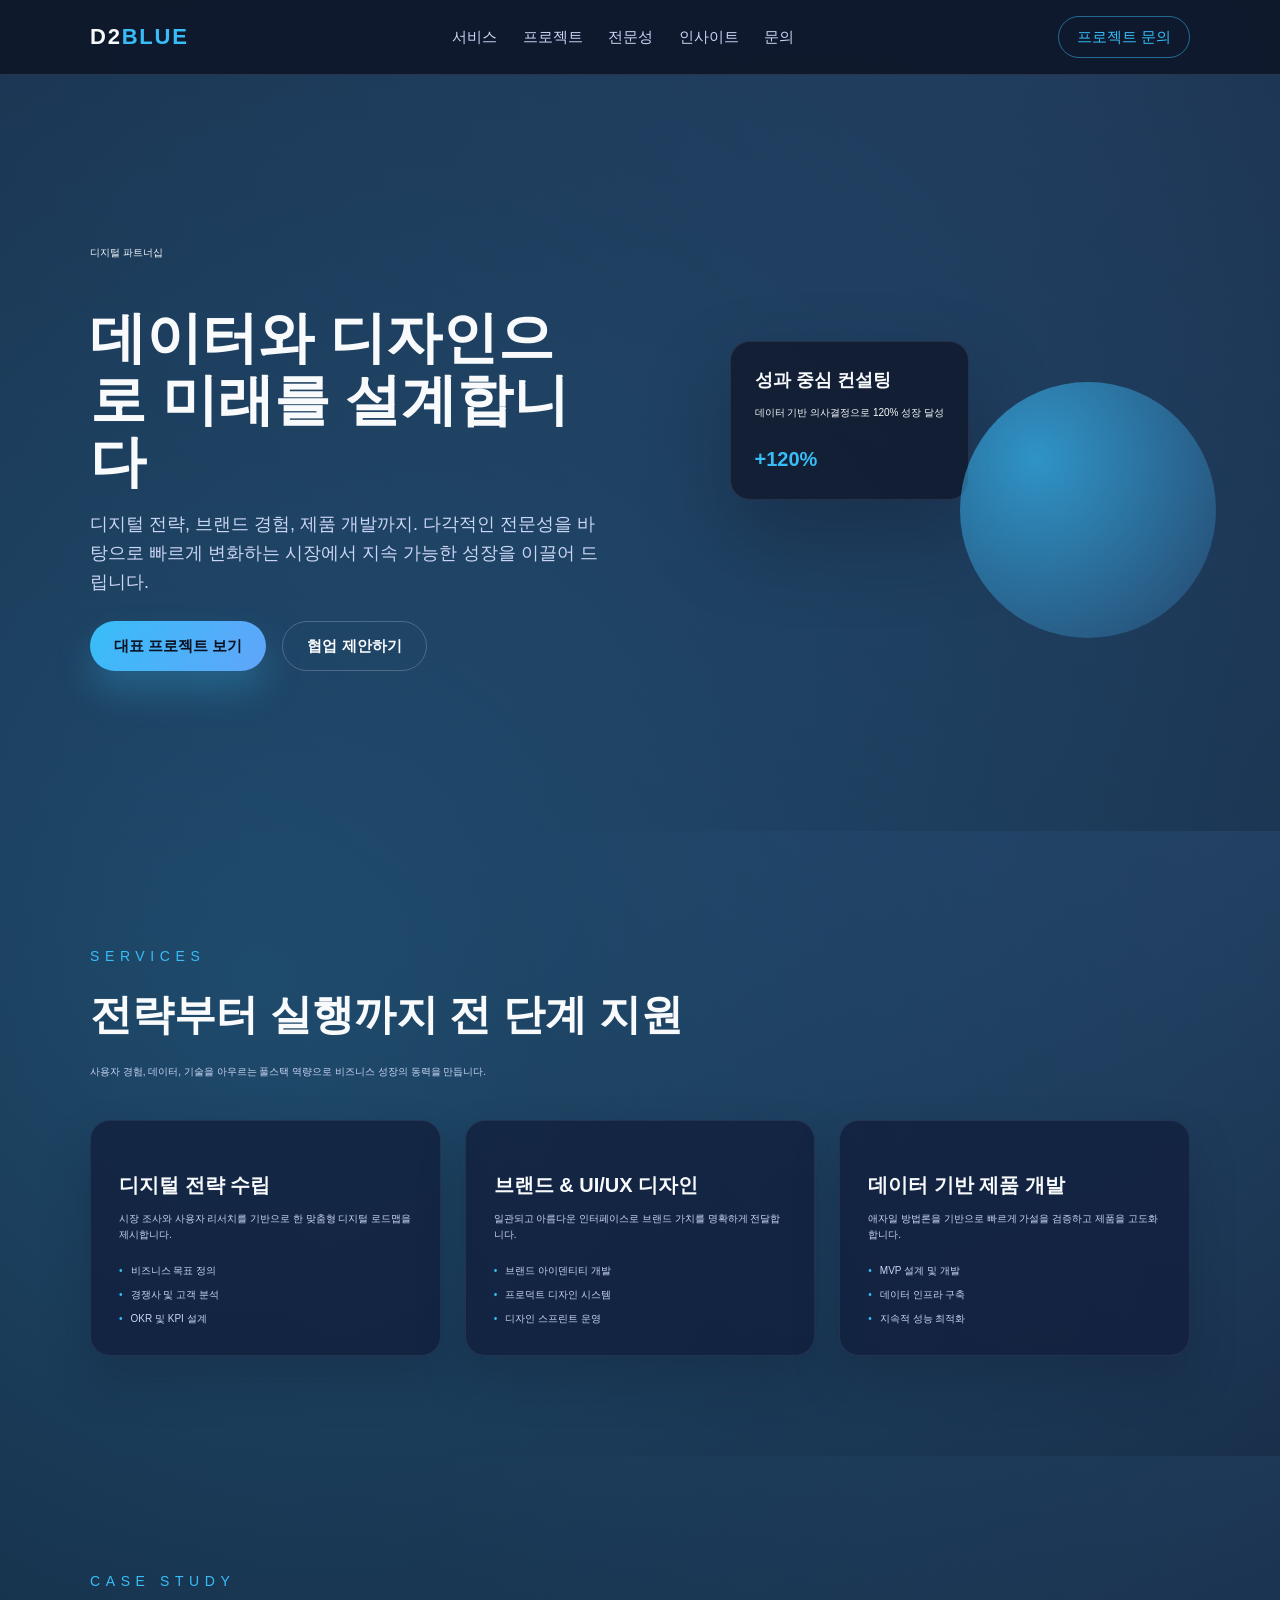
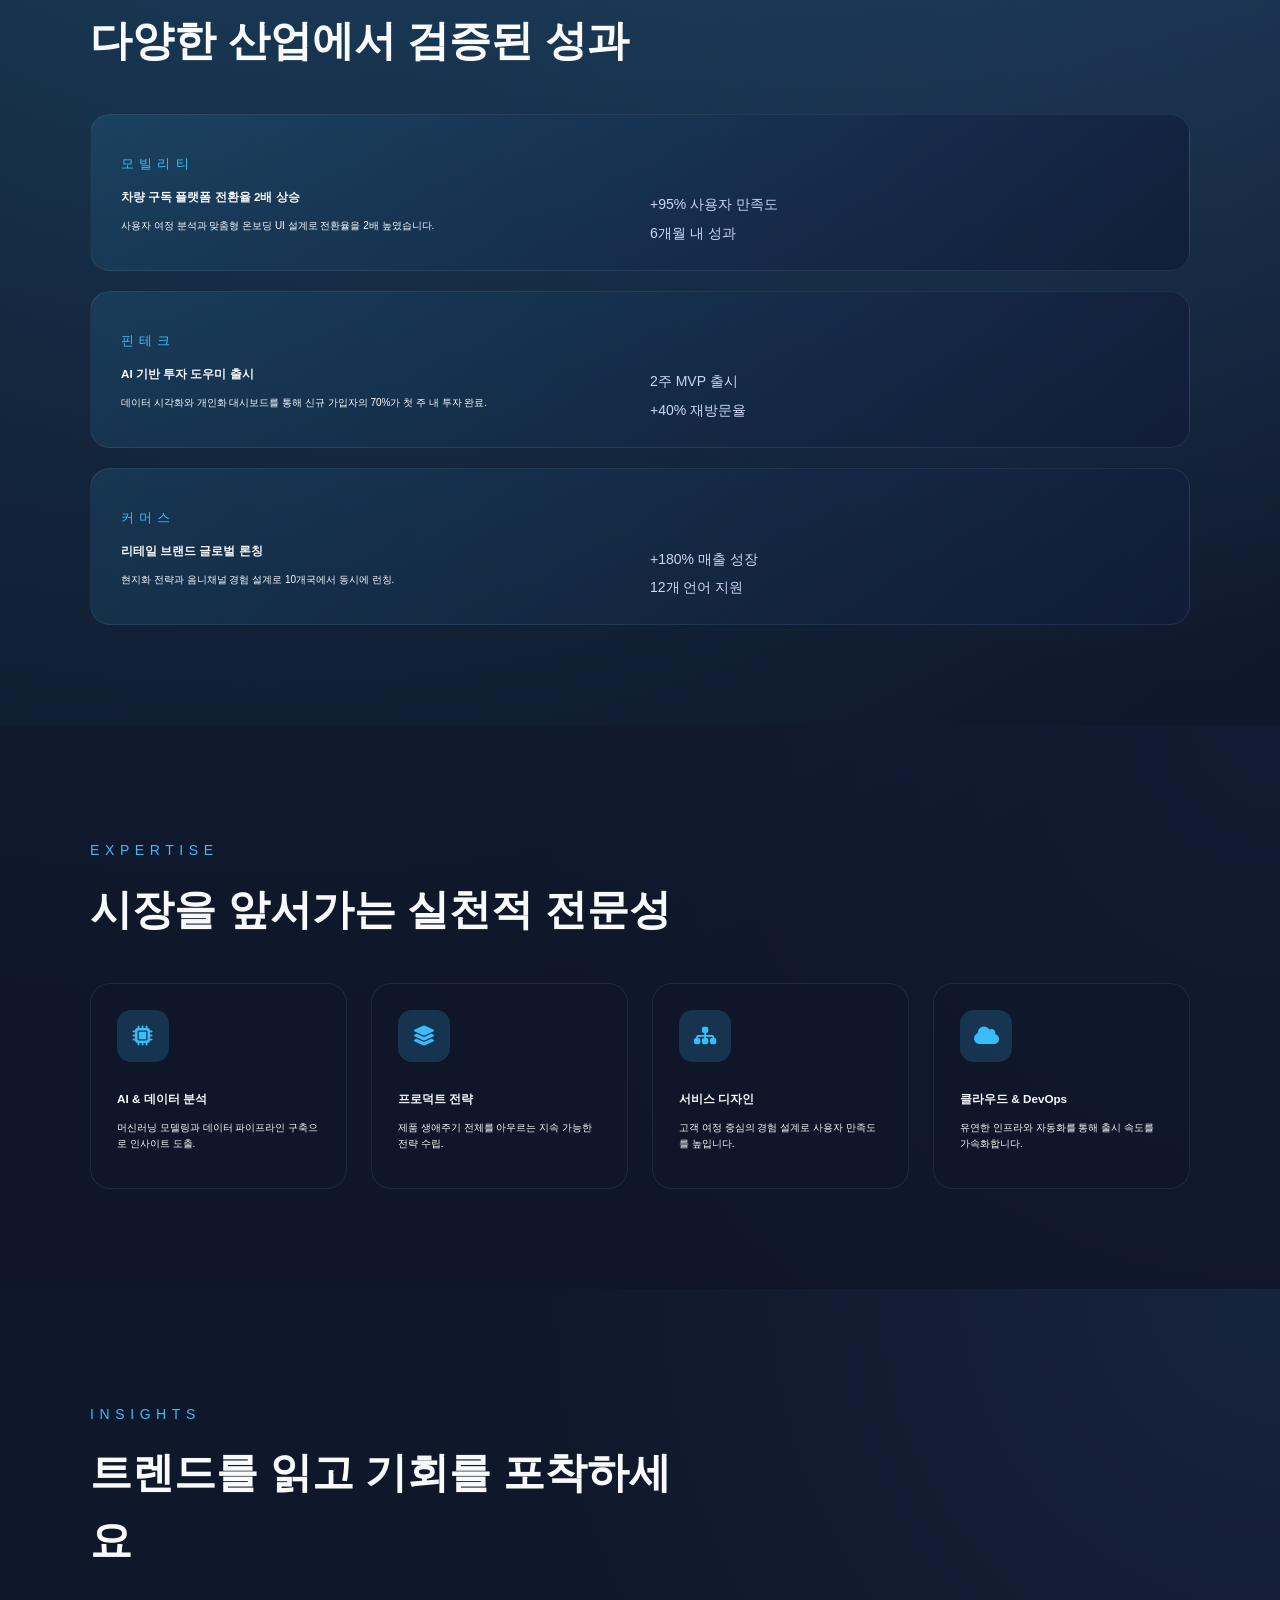
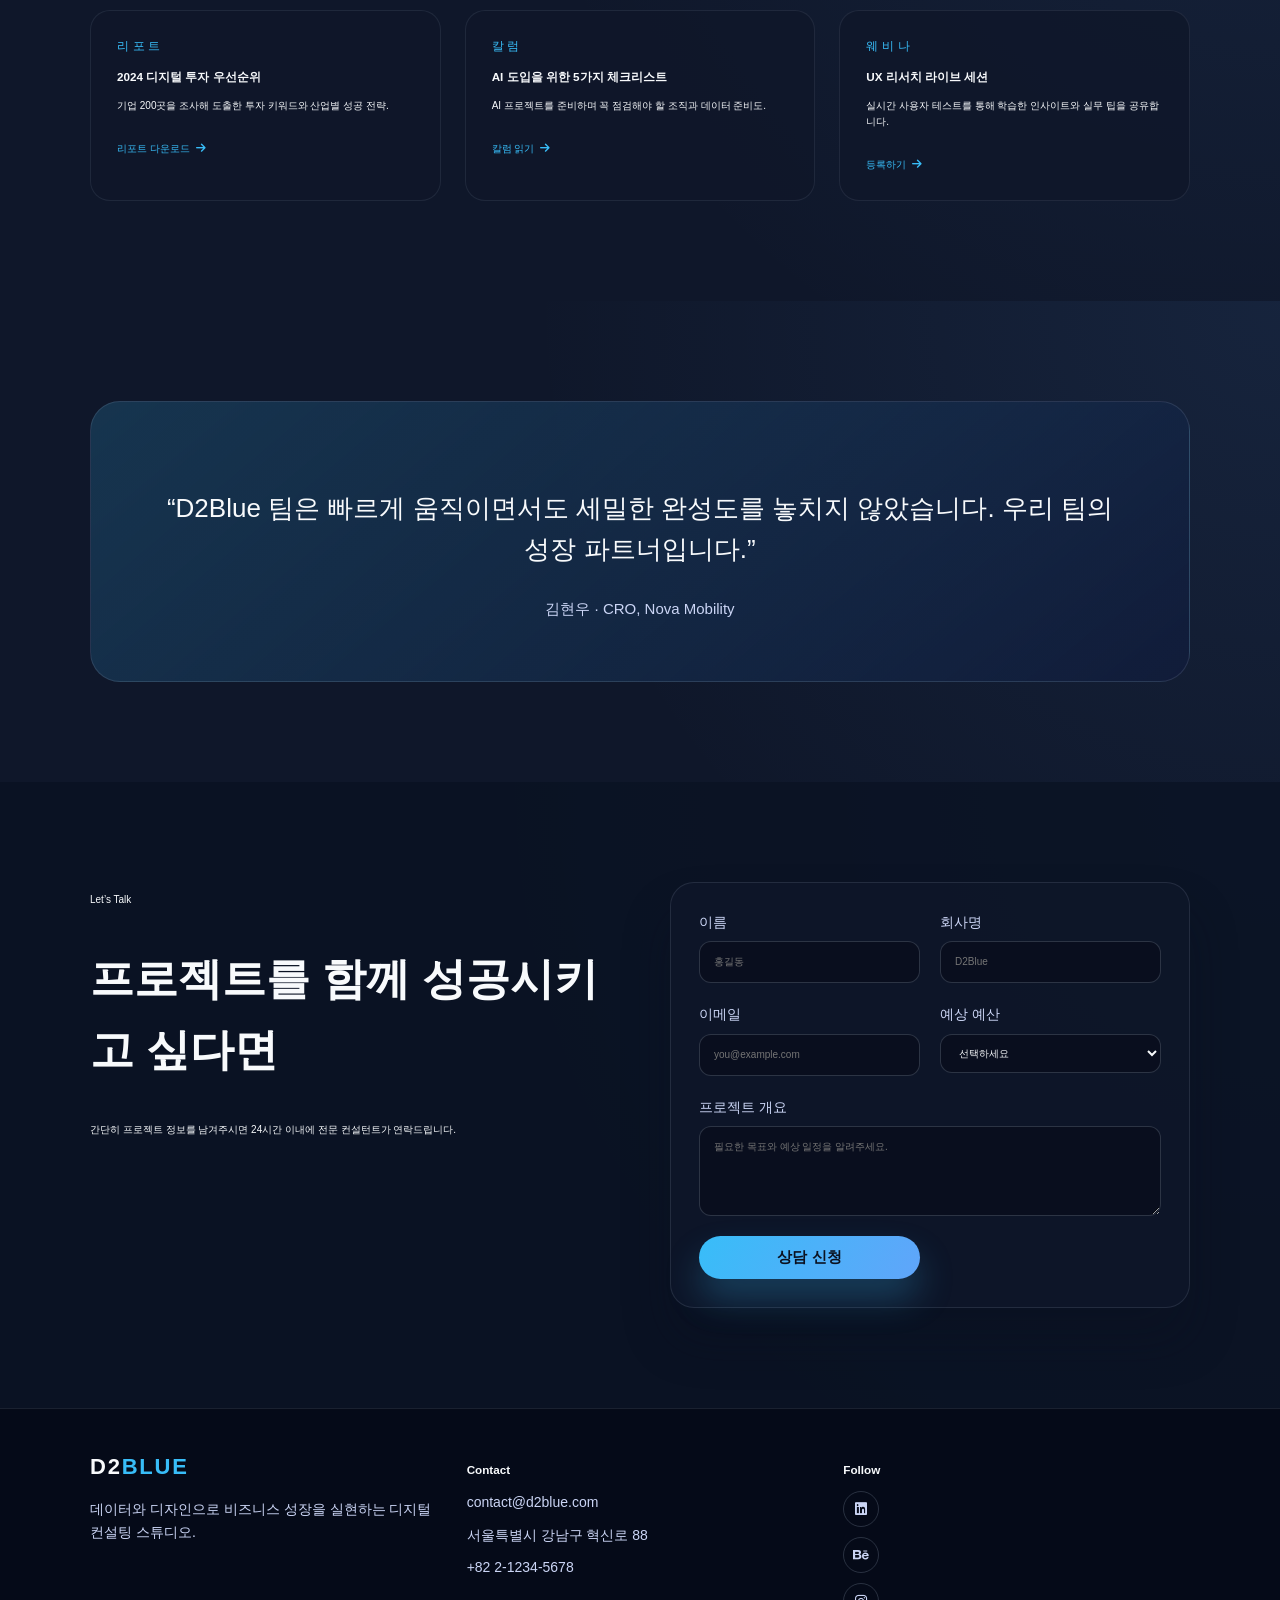
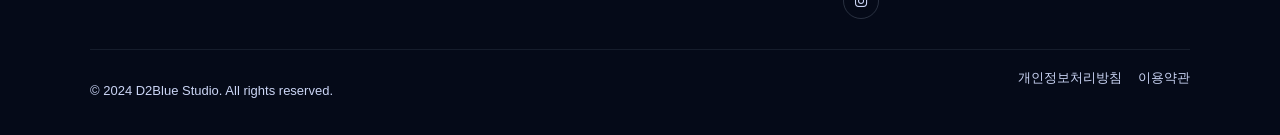
<file: index.html>
<!DOCTYPE html>
<html lang="ko">
<head>
    <meta charset="UTF-8" />
    <meta name="viewport" content="width=device-width, initial-scale=1" />
    <title>D2Blue 스타일 - 디지털 컨설팅 스튜디오</title>
    <link rel="stylesheet" href="https://cdnjs.cloudflare.com/ajax/libs/font-awesome/6.5.2/css/all.min.css" integrity="sha512-TdKjE4EhC0BpvyEukgqS0bkkCm1cW0XOxKxO6jwxKF1u9IiMaTZGi99ZTSdK6Ff8gDuwZQ+QpimeOqRCGDh3Yw==" crossorigin="anonymous" referrerpolicy="no-referrer" />
    <link rel="stylesheet" href="assets/css/styles.css" />
</head>
<body>
    <header class="site-header">
        <div class="container">
            <a href="#" class="logo">D2<span>Blue</span></a>
            <nav class="main-nav" aria-label="주요 메뉴">
                <button class="nav-toggle" aria-controls="primary-menu" aria-expanded="false">
                    <span class="sr-only">메뉴 토글</span>
                    <i class="fa-solid fa-bars"></i>
                </button>
                <ul id="primary-menu">
                    <li><a href="#services">서비스</a></li>
                    <li><a href="#cases">프로젝트</a></li>
                    <li><a href="#expertise">전문성</a></li>
                    <li><a href="#insights">인사이트</a></li>
                    <li><a href="#contact">문의</a></li>
                </ul>
            </nav>
            <a class="cta-link" href="#contact">프로젝트 문의</a>
        </div>
    </header>

    <main>
        <section class="hero" role="banner">
            <div class="container">
                <div class="hero-content">
                    <p class="eyebrow">디지털 파트너십</p>
                    <h1>데이터와 디자인으로 미래를 설계합니다</h1>
                    <p class="lead">디지털 전략, 브랜드 경험, 제품 개발까지. 다각적인 전문성을 바탕으로 빠르게 변화하는 시장에서 지속 가능한 성장을 이끌어 드립니다.</p>
                    <div class="hero-actions">
                        <a class="btn primary" href="#cases">대표 프로젝트 보기</a>
                        <a class="btn ghost" href="#contact">협업 제안하기</a>
                    </div>
                </div>
                <div class="hero-visual" aria-hidden="true">
                    <div class="floating-card">
                        <h3>성과 중심 컨설팅</h3>
                        <p>데이터 기반 의사결정으로 120% 성장 달성</p>
                        <span class="stat">+120%</span>
                    </div>
                    <div class="orb"></div>
                </div>
            </div>
        </section>

        <section id="services" class="section services">
            <div class="container">
                <div class="section-header">
                    <p class="eyebrow">Services</p>
                    <h2>전략부터 실행까지 전 단계 지원</h2>
                    <p class="description">사용자 경험, 데이터, 기술을 아우르는 풀스택 역량으로 비즈니스 성장의 동력을 만듭니다.</p>
                </div>
                <div class="grid cards">
                    <article class="card">
                        <h3>디지털 전략 수립</h3>
                        <p>시장 조사와 사용자 리서치를 기반으로 한 맞춤형 디지털 로드맵을 제시합니다.</p>
                        <ul>
                            <li>비즈니스 목표 정의</li>
                            <li>경쟁사 및 고객 분석</li>
                            <li>OKR 및 KPI 설계</li>
                        </ul>
                    </article>
                    <article class="card">
                        <h3>브랜드 &amp; UI/UX 디자인</h3>
                        <p>일관되고 아름다운 인터페이스로 브랜드 가치를 명확하게 전달합니다.</p>
                        <ul>
                            <li>브랜드 아이덴티티 개발</li>
                            <li>프로덕트 디자인 시스템</li>
                            <li>디자인 스프린트 운영</li>
                        </ul>
                    </article>
                    <article class="card">
                        <h3>데이터 기반 제품 개발</h3>
                        <p>애자일 방법론을 기반으로 빠르게 가설을 검증하고 제품을 고도화합니다.</p>
                        <ul>
                            <li>MVP 설계 및 개발</li>
                            <li>데이터 인프라 구축</li>
                            <li>지속적 성능 최적화</li>
                        </ul>
                    </article>
                </div>
            </div>
        </section>

        <section id="cases" class="section cases">
            <div class="container">
                <div class="section-header">
                    <p class="eyebrow">Case Study</p>
                    <h2>다양한 산업에서 검증된 성과</h2>
                </div>
                <div class="cases-wrapper">
                    <article class="case">
                        <div class="case-content">
                            <p class="case-label">모빌리티</p>
                            <h3>차량 구독 플랫폼 전환율 2배 상승</h3>
                            <p>사용자 여정 분석과 맞춤형 온보딩 UI 설계로 전환율을 2배 높였습니다.</p>
                        </div>
                        <div class="case-meta">
                            <span>+95% 사용자 만족도</span>
                            <span>6개월 내 성과</span>
                        </div>
                    </article>
                    <article class="case">
                        <div class="case-content">
                            <p class="case-label">핀테크</p>
                            <h3>AI 기반 투자 도우미 출시</h3>
                            <p>데이터 시각화와 개인화 대시보드를 통해 신규 가입자의 70%가 첫 주 내 투자 완료.</p>
                        </div>
                        <div class="case-meta">
                            <span>2주 MVP 출시</span>
                            <span>+40% 재방문율</span>
                        </div>
                    </article>
                    <article class="case">
                        <div class="case-content">
                            <p class="case-label">커머스</p>
                            <h3>리테일 브랜드 글로벌 론칭</h3>
                            <p>현지화 전략과 옴니채널 경험 설계로 10개국에서 동시에 런칭.</p>
                        </div>
                        <div class="case-meta">
                            <span>+180% 매출 성장</span>
                            <span>12개 언어 지원</span>
                        </div>
                    </article>
                </div>
            </div>
        </section>

        <section id="expertise" class="section expertise">
            <div class="container">
                <div class="section-header">
                    <p class="eyebrow">Expertise</p>
                    <h2>시장을 앞서가는 실천적 전문성</h2>
                </div>
                <div class="expertise-grid">
                    <div class="expertise-item">
                        <span class="icon"><i class="fa-solid fa-microchip"></i></span>
                        <h3>AI &amp; 데이터 분석</h3>
                        <p>머신러닝 모델링과 데이터 파이프라인 구축으로 인사이트 도출.</p>
                    </div>
                    <div class="expertise-item">
                        <span class="icon"><i class="fa-solid fa-layer-group"></i></span>
                        <h3>프로덕트 전략</h3>
                        <p>제품 생애주기 전체를 아우르는 지속 가능한 전략 수립.</p>
                    </div>
                    <div class="expertise-item">
                        <span class="icon"><i class="fa-solid fa-sitemap"></i></span>
                        <h3>서비스 디자인</h3>
                        <p>고객 여정 중심의 경험 설계로 사용자 만족도를 높입니다.</p>
                    </div>
                    <div class="expertise-item">
                        <span class="icon"><i class="fa-solid fa-cloud"></i></span>
                        <h3>클라우드 &amp; DevOps</h3>
                        <p>유연한 인프라와 자동화를 통해 출시 속도를 가속화합니다.</p>
                    </div>
                </div>
            </div>
        </section>

        <section id="insights" class="section insights">
            <div class="container">
                <div class="section-header">
                    <p class="eyebrow">Insights</p>
                    <h2>트렌드를 읽고 기회를 포착하세요</h2>
                </div>
                <div class="grid posts">
                    <article class="post">
                        <span class="post-tag">리포트</span>
                        <h3>2024 디지털 투자 우선순위</h3>
                        <p>기업 200곳을 조사해 도출한 투자 키워드와 산업별 성공 전략.</p>
                        <a href="#" class="post-link">리포트 다운로드</a>
                    </article>
                    <article class="post">
                        <span class="post-tag">칼럼</span>
                        <h3>AI 도입을 위한 5가지 체크리스트</h3>
                        <p>AI 프로젝트를 준비하며 꼭 점검해야 할 조직과 데이터 준비도.</p>
                        <a href="#" class="post-link">칼럼 읽기</a>
                    </article>
                    <article class="post">
                        <span class="post-tag">웨비나</span>
                        <h3>UX 리서치 라이브 세션</h3>
                        <p>실시간 사용자 테스트를 통해 학습한 인사이트와 실무 팁을 공유합니다.</p>
                        <a href="#" class="post-link">등록하기</a>
                    </article>
                </div>
            </div>
        </section>

        <section class="section testimonial">
            <div class="container">
                <div class="quote">
                    <p>“D2Blue 팀은 빠르게 움직이면서도 세밀한 완성도를 놓치지 않았습니다. 우리 팀의 성장 파트너입니다.”</p>
                    <span class="author">김현우 · CRO, Nova Mobility</span>
                </div>
            </div>
        </section>

        <section id="contact" class="section contact">
            <div class="container">
                <div class="contact-intro">
                    <p class="eyebrow">Let’s Talk</p>
                    <h2>프로젝트를 함께 성공시키고 싶다면</h2>
                    <p>간단히 프로젝트 정보를 남겨주시면 24시간 이내에 전문 컨설턴트가 연락드립니다.</p>
                </div>
                <form class="contact-form" aria-label="프로젝트 문의 양식">
                    <div class="form-row">
                        <label for="name">이름</label>
                        <input type="text" id="name" name="name" placeholder="홍길동" required />
                    </div>
                    <div class="form-row">
                        <label for="company">회사명</label>
                        <input type="text" id="company" name="company" placeholder="D2Blue" required />
                    </div>
                    <div class="form-row">
                        <label for="email">이메일</label>
                        <input type="email" id="email" name="email" placeholder="you@example.com" required />
                    </div>
                    <div class="form-row">
                        <label for="budget">예상 예산</label>
                        <select id="budget" name="budget">
                            <option value="" selected disabled>선택하세요</option>
                            <option value="1">5천만원 미만</option>
                            <option value="2">5천만원 ~ 1억원</option>
                            <option value="3">1억원 이상</option>
                        </select>
                    </div>
                    <div class="form-row full">
                        <label for="message">프로젝트 개요</label>
                        <textarea id="message" name="message" rows="4" placeholder="필요한 목표와 예상 일정을 알려주세요."></textarea>
                    </div>
                    <button type="submit" class="btn primary">상담 신청</button>
                </form>
            </div>
        </section>
    </main>

    <footer class="site-footer">
        <div class="container footer-grid">
            <div>
                <a href="#" class="logo">D2<span>Blue</span></a>
                <p>데이터와 디자인으로 비즈니스 성장을 실현하는 디지털 컨설팅 스튜디오.</p>
            </div>
            <div>
                <h3>Contact</h3>
                <ul>
                    <li>contact@d2blue.com</li>
                    <li>서울특별시 강남구 혁신로 88</li>
                    <li>+82 2-1234-5678</li>
                </ul>
            </div>
            <div>
                <h3>Follow</h3>
                <ul class="social">
                    <li><a href="#" aria-label="LinkedIn"><i class="fa-brands fa-linkedin"></i></a></li>
                    <li><a href="#" aria-label="Behance"><i class="fa-brands fa-behance"></i></a></li>
                    <li><a href="#" aria-label="Instagram"><i class="fa-brands fa-instagram"></i></a></li>
                </ul>
            </div>
        </div>
        <div class="container footer-bottom">
            <p>&copy; 2024 D2Blue Studio. All rights reserved.</p>
            <nav aria-label="푸터 링크">
                <a href="#">개인정보처리방침</a>
                <a href="#">이용약관</a>
            </nav>
        </div>
    </footer>

    <script src="assets/js/main.js"></script>
</body>
</html>
</file>
<file: assets/css/styles.css>
:root {
    --background: #0f172a;
    --background-alt: #111c3a;
    --surface: rgba(15, 23, 42, 0.8);
    --surface-alt: rgba(17, 28, 58, 0.75);
    --text: #f8fafc;
    --muted: #cbd5f5;
    --accent: #38bdf8;
    --accent-strong: #60a5fa;
    --border: rgba(148, 163, 184, 0.2);
    --shadow: 0 40px 80px rgba(15, 23, 42, 0.35);
    --transition: 0.3s ease;
    font-size: 62.5%;
}

* {
    box-sizing: border-box;
}

body {
    margin: 0;
    font-family: 'Pretendard', 'Noto Sans KR', -apple-system, BlinkMacSystemFont, 'Segoe UI', sans-serif;
    background: radial-gradient(circle at 20% 20%, rgba(56, 189, 248, 0.25), transparent 40%),
        radial-gradient(circle at 80% 0%, rgba(96, 165, 250, 0.2), transparent 45%),
        var(--background);
    color: var(--text);
    line-height: 1.6;
}

img {
    max-width: 100%;
    display: block;
}

a {
    color: inherit;
    text-decoration: none;
}

a:hover,
a:focus {
    color: var(--accent);
}

.container {
    width: min(1100px, 92vw);
    margin: 0 auto;
}

.site-header {
    position: sticky;
    top: 0;
    z-index: 1000;
    background: rgba(15, 23, 42, 0.92);
    backdrop-filter: blur(14px);
    border-bottom: 1px solid var(--border);
}

.site-header .container {
    display: flex;
    align-items: center;
    justify-content: space-between;
    padding: 1.6rem 0;
    gap: 2rem;
}

.logo {
    font-size: 2.2rem;
    font-weight: 700;
    letter-spacing: 0.08em;
    text-transform: uppercase;
}

.logo span {
    color: var(--accent);
}

.main-nav {
    position: relative;
}

.main-nav ul {
    display: flex;
    gap: clamp(1.6rem, 2vw, 3.2rem);
    margin: 0;
    padding: 0;
    list-style: none;
}

.main-nav a {
    font-size: 1.5rem;
    color: var(--muted);
    transition: color var(--transition);
}

.main-nav a:hover,
.main-nav a:focus {
    color: var(--text);
}

.nav-toggle {
    display: none;
    background: none;
    border: 1px solid var(--border);
    color: var(--text);
    padding: 0.6rem 0.9rem;
    border-radius: 0.8rem;
    cursor: pointer;
}

.nav-toggle .fa-bars {
    font-size: 1.8rem;
}

.cta-link {
    font-size: 1.5rem;
    padding: 0.8rem 1.8rem;
    border-radius: 999px;
    border: 1px solid rgba(56, 189, 248, 0.5);
    color: var(--accent);
    transition: background var(--transition), color var(--transition);
}

.cta-link:hover,
.cta-link:focus {
    background: rgba(56, 189, 248, 0.1);
}

main {
    overflow: hidden;
}

.section {
    padding: clamp(6rem, 8vw, 10rem) 0;
    position: relative;
}

.section::after {
    content: "";
    position: absolute;
    inset: 0;
    background: radial-gradient(circle at top right, rgba(96, 165, 250, 0.15), transparent 55%);
    opacity: 0.6;
    pointer-events: none;
    z-index: -1;
}

.section-header {
    max-width: 620px;
}

.section-header h2 {
    font-size: clamp(3rem, 4vw, 4.2rem);
    margin: 0.8rem 0 1.6rem;
}

.section-header .eyebrow {
    font-size: 1.4rem;
    letter-spacing: 0.4em;
    text-transform: uppercase;
    color: var(--accent);
}

.section-header .description {
    color: var(--muted);
    margin-bottom: 3.2rem;
}

.hero {
    padding: clamp(10rem, 14vw, 16rem) 0;
}

.hero .container {
    display: grid;
    grid-template-columns: repeat(auto-fit, minmax(280px, 1fr));
    align-items: center;
    gap: clamp(3rem, 6vw, 8rem);
}

.hero-content h1 {
    font-size: clamp(3.6rem, 5vw, 5.6rem);
    line-height: 1.1;
    margin-bottom: 1.6rem;
}

.hero-content .lead {
    font-size: 1.8rem;
    color: var(--muted);
    margin-bottom: 2.4rem;
}

.hero-actions {
    display: flex;
    gap: 1.6rem;
    flex-wrap: wrap;
}

.btn {
    display: inline-flex;
    align-items: center;
    justify-content: center;
    font-size: 1.5rem;
    font-weight: 600;
    padding: 1.2rem 2.4rem;
    border-radius: 999px;
    cursor: pointer;
    border: none;
    transition: transform var(--transition), box-shadow var(--transition);
}

.btn.primary {
    background: linear-gradient(120deg, var(--accent), var(--accent-strong));
    color: #0b1120;
    box-shadow: 0 20px 35px rgba(56, 189, 248, 0.25);
}

.btn.primary:hover,
.btn.primary:focus {
    transform: translateY(-3px);
}

.btn.ghost {
    background: transparent;
    border: 1px solid rgba(148, 163, 184, 0.4);
    color: var(--text);
}

.hero-visual {
    position: relative;
    min-height: 320px;
}

.floating-card {
    position: absolute;
    top: 15%;
    left: 10%;
    padding: 2.4rem;
    border-radius: 2rem;
    background: var(--surface);
    border: 1px solid rgba(148, 163, 184, 0.15);
    box-shadow: var(--shadow);
    max-width: 260px;
}

.floating-card h3 {
    margin-top: 0;
    margin-bottom: 0.6rem;
    font-size: 1.8rem;
}

.floating-card .stat {
    display: inline-flex;
    margin-top: 1.2rem;
    font-size: 2rem;
    font-weight: 700;
    color: var(--accent);
}

.orb {
    position: absolute;
    bottom: -8%;
    right: -5%;
    width: clamp(180px, 20vw, 260px);
    aspect-ratio: 1/1;
    border-radius: 50%;
    background: radial-gradient(circle at 30% 30%, rgba(56, 189, 248, 0.85), rgba(96, 165, 250, 0.15));
    filter: blur(0px);
    opacity: 0.8;
}

.grid.cards {
    display: grid;
    grid-template-columns: repeat(auto-fit, minmax(260px, 1fr));
    gap: 2.4rem;
    margin-top: 4rem;
}

.card {
    padding: 2.8rem;
    border-radius: 2rem;
    background: var(--surface-alt);
    border: 1px solid rgba(148, 163, 184, 0.12);
    box-shadow: 0 24px 45px rgba(15, 23, 42, 0.25);
}

.card h3 {
    font-size: 2rem;
    margin-bottom: 1rem;
}

.card p {
    color: var(--muted);
}

.card ul {
    margin: 2rem 0 0;
    padding: 0;
    list-style: none;
    color: var(--muted);
    display: grid;
    gap: 0.8rem;
}

.card ul li::before {
    content: '\2022';
    color: var(--accent);
    margin-right: 0.8rem;
}

.cases-wrapper {
    display: grid;
    gap: 2rem;
    margin-top: 4rem;
}

.case {
    display: grid;
    grid-template-columns: repeat(auto-fit, minmax(240px, 1fr));
    gap: 2rem;
    padding: 2.6rem 3rem;
    border-radius: 2rem;
    background: linear-gradient(135deg, rgba(56, 189, 248, 0.12), rgba(17, 28, 58, 0.85));
    border: 1px solid rgba(148, 163, 184, 0.12);
}

.case-label {
    font-size: 1.3rem;
    text-transform: uppercase;
    letter-spacing: 0.4em;
    color: var(--accent);
}

.case-meta {
    display: flex;
    flex-direction: column;
    justify-content: flex-end;
    gap: 0.6rem;
    font-size: 1.4rem;
    color: var(--muted);
}

.expertise {
    background: rgba(15, 23, 42, 0.6);
}

.expertise-grid {
    display: grid;
    grid-template-columns: repeat(auto-fit, minmax(220px, 1fr));
    gap: 2.4rem;
    margin-top: 4rem;
}

.expertise-item {
    padding: 2.6rem;
    border-radius: 2rem;
    background: var(--surface);
    border: 1px solid rgba(148, 163, 184, 0.12);
    text-align: left;
}

.expertise-item .icon {
    display: inline-flex;
    width: 52px;
    height: 52px;
    border-radius: 14px;
    align-items: center;
    justify-content: center;
    background: rgba(56, 189, 248, 0.18);
    color: var(--accent);
    font-size: 2rem;
    margin-bottom: 1.6rem;
}

.insights .grid.posts {
    display: grid;
    grid-template-columns: repeat(auto-fit, minmax(260px, 1fr));
    gap: 2.4rem;
    margin-top: 3.6rem;
}

.post {
    padding: 2.6rem;
    border-radius: 2rem;
    background: var(--surface);
    border: 1px solid rgba(148, 163, 184, 0.12);
    transition: transform var(--transition);
}

.post:hover {
    transform: translateY(-6px);
}

.post-tag {
    font-size: 1.2rem;
    text-transform: uppercase;
    letter-spacing: 0.3em;
    color: var(--accent);
}

.post-link {
    display: inline-flex;
    align-items: center;
    gap: 0.6rem;
    margin-top: 1.6rem;
    color: var(--accent);
}

.post-link::after {
    content: '\f061';
    font-family: 'Font Awesome 6 Free';
    font-weight: 900;
    font-size: 1.1rem;
}

.testimonial .quote {
    padding: clamp(4rem, 8vw, 6rem);
    border-radius: 3rem;
    background: linear-gradient(140deg, rgba(56, 189, 248, 0.18), rgba(17, 28, 58, 0.95));
    border: 1px solid rgba(148, 163, 184, 0.18);
    font-size: clamp(2rem, 3vw, 2.6rem);
    text-align: center;
}

.testimonial .author {
    display: block;
    margin-top: 2rem;
    font-size: 1.5rem;
    color: var(--muted);
}

.contact {
    background: rgba(10, 18, 35, 0.85);
}

.contact .container {
    display: grid;
    grid-template-columns: repeat(auto-fit, minmax(280px, 1fr));
    gap: clamp(3rem, 6vw, 6rem);
    align-items: start;
}

.contact-intro h2 {
    font-size: clamp(3rem, 4vw, 4.4rem);
}

.contact-form {
    display: grid;
    grid-template-columns: repeat(auto-fit, minmax(220px, 1fr));
    gap: 2rem;
    padding: 2.8rem;
    border-radius: 2.4rem;
    background: rgba(15, 23, 42, 0.85);
    border: 1px solid rgba(148, 163, 184, 0.16);
    box-shadow: 0 32px 48px rgba(8, 15, 31, 0.32);
}

.form-row {
    display: flex;
    flex-direction: column;
    gap: 0.8rem;
}

.form-row.full {
    grid-column: 1 / -1;
}

label {
    font-size: 1.4rem;
    color: var(--muted);
}

input,
select,
textarea {
    font: inherit;
    padding: 1.2rem 1.4rem;
    border-radius: 1.2rem;
    border: 1px solid rgba(148, 163, 184, 0.25);
    background: rgba(8, 13, 27, 0.75);
    color: var(--text);
}

input:focus,
select:focus,
textarea:focus {
    outline: none;
    border-color: var(--accent);
    box-shadow: 0 0 0 3px rgba(56, 189, 248, 0.15);
}

textarea {
    resize: vertical;
}

.site-footer {
    padding: 4rem 0 2rem;
    background: rgba(5, 10, 24, 0.95);
    border-top: 1px solid rgba(148, 163, 184, 0.15);
}

.footer-grid {
    display: grid;
    grid-template-columns: repeat(auto-fit, minmax(200px, 1fr));
    gap: 3rem;
    padding-bottom: 3rem;
}

.footer-grid p,
.footer-grid li {
    color: var(--muted);
    font-size: 1.4rem;
}

.footer-grid ul {
    list-style: none;
    margin: 0;
    padding: 0;
    display: grid;
    gap: 1rem;
}

.social {
    display: flex;
    gap: 1.2rem;
}

.social a {
    width: 36px;
    height: 36px;
    border-radius: 50%;
    display: inline-flex;
    align-items: center;
    justify-content: center;
    border: 1px solid rgba(148, 163, 184, 0.25);
    color: var(--muted);
    transition: background var(--transition), color var(--transition);
}

.social a:hover,
.social a:focus {
    background: rgba(56, 189, 248, 0.2);
    color: var(--text);
}

.footer-bottom {
    border-top: 1px solid rgba(148, 163, 184, 0.12);
    padding-top: 1.8rem;
    display: flex;
    flex-wrap: wrap;
    justify-content: space-between;
    gap: 1.4rem;
    font-size: 1.3rem;
    color: var(--muted);
}

.footer-bottom nav {
    display: flex;
    gap: 1.6rem;
}

.footer-bottom a {
    color: var(--muted);
    font-size: 1.3rem;
}

.sr-only {
    position: absolute;
    width: 1px;
    height: 1px;
    padding: 0;
    margin: -1px;
    overflow: hidden;
    clip: rect(0, 0, 0, 0);
    white-space: nowrap;
    border: 0;
}

@media (max-width: 960px) {
    .main-nav ul {
        position: absolute;
        top: 4.8rem;
        right: 0;
        width: min(240px, 80vw);
        background: rgba(10, 18, 35, 0.95);
        border: 1px solid rgba(148, 163, 184, 0.2);
        border-radius: 1.6rem;
        padding: 1.6rem;
        display: none;
        flex-direction: column;
        gap: 1.2rem;
        box-shadow: 0 20px 35px rgba(8, 15, 31, 0.4);
    }

    .main-nav ul.open {
        display: flex;
    }

    .nav-toggle {
        display: inline-flex;
    }
}

@media (max-width: 600px) {
    .site-header .container {
        padding: 1.2rem 0;
    }

    .hero {
        padding-top: 8rem;
    }

    .cta-link {
        display: none;
    }

    .hero-actions {
        width: 100%;
    }

    .btn {
        flex: 1;
    }

    .floating-card {
        position: relative;
        top: auto;
        left: auto;
        margin: 0 auto;
    }

    .orb {
        display: none;
    }
}

@media (prefers-reduced-motion: reduce) {
    *,
    *::before,
    *::after {
        animation-duration: 0.01ms !important;
        animation-iteration-count: 1 !important;
        transition-duration: 0.01ms !important;
        scroll-behavior: auto !important;
    }
}
</file>
